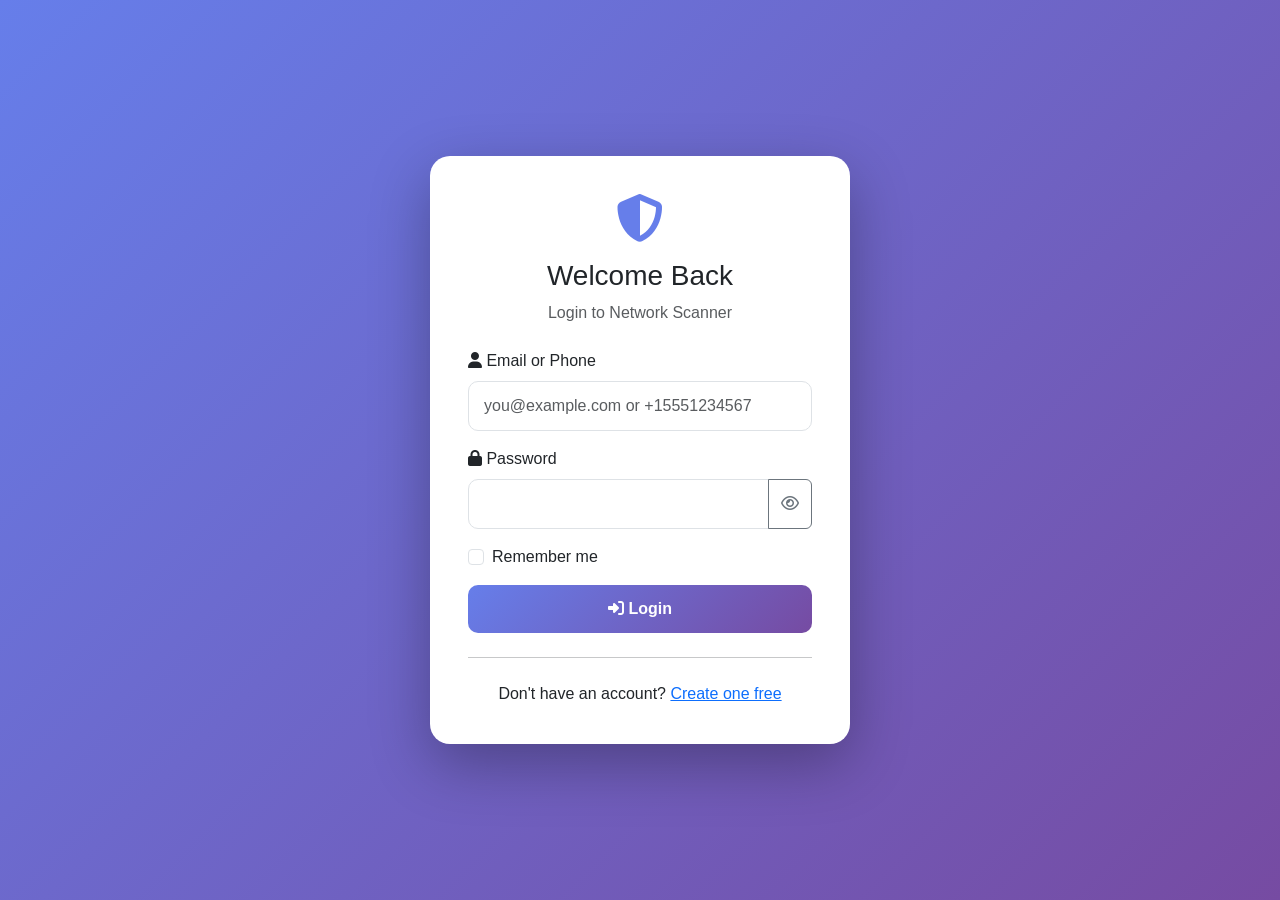
<file: templates/login.html>
<!DOCTYPE html>
<html lang="en">
<head>
<meta charset="UTF-8"><meta name="viewport" content="width=device-width, initial-scale=1.0">
<title>Login - Network Scanner</title>
<meta name="description" content="Login to your Network Scanner account to run free online port scans and network security assessments.">
<link rel="canonical" href="https://YOUR-DOMAIN.vercel.app/login">
<link href="https://cdn.jsdelivr.net/npm/bootstrap@5.3.0/dist/css/bootstrap.min.css" rel="stylesheet">
<link href="https://cdnjs.cloudflare.com/ajax/libs/font-awesome/6.4.0/css/all.min.css" rel="stylesheet">
<style>
body{background:linear-gradient(135deg,#667eea,#764ba2);min-height:100vh;font-family:'Segoe UI',sans-serif;display:flex;align-items:center}
.login-card{max-width:420px;width:100%;margin:20px auto;background:#fff;border-radius:20px;padding:38px;box-shadow:0 20px 60px rgba(0,0,0,.3)}
.form-control{border-radius:10px;padding:12px 15px}
.form-control:focus{border-color:#667eea;box-shadow:0 0 0 .2rem rgba(102,126,234,.25)}
.btn-login{background:linear-gradient(135deg,#667eea,#764ba2);border:none;border-radius:10px;padding:12px;font-weight:600;color:#fff;width:100%}
.btn-login:hover{color:#fff;opacity:.95}
#msg{display:none}
</style>
</head>
<body>
<div class="container">
  <div class="login-card">
    <div class="text-center mb-4">
      <i class="fas fa-shield-alt fa-3x" style="color:#667eea"></i>
      <h3 class="mt-3">Welcome Back</h3>
      <p class="text-muted">Login to Network Scanner</p>
    </div>
    <div class="alert alert-danger" id="msg"></div>
    <form id="loginForm">
      <div class="mb-3">
        <label class="form-label"><i class="fas fa-user"></i> Email or Phone</label>
        <input type="text" class="form-control" id="identifier" placeholder="you@example.com or +15551234567" required autocomplete="username">
      </div>
      <div class="mb-3">
        <label class="form-label"><i class="fas fa-lock"></i> Password</label>
        <div class="input-group">
          <input type="password" class="form-control" id="password" required autocomplete="current-password">
          <button type="button" class="btn btn-outline-secondary" id="t1"><i class="far fa-eye" id="i1"></i></button>
        </div>
      </div>
      <div class="form-check mb-3">
        <input type="checkbox" class="form-check-input" id="remember">
        <label class="form-check-label">Remember me</label>
      </div>
      <button type="submit" class="btn-login" id="submitBtn"><i class="fas fa-sign-in-alt"></i> Login</button>
    </form>
    <hr class="my-4">
    <p class="text-center mb-0">Don't have an account? <a href="/register">Create one free</a></p>
  </div>
</div>
<script>
  const $=id=>document.getElementById(id);
  $('t1').onclick=()=>{const i=$('password'),ic=$('i1');if(i.type==='password'){i.type='text';ic.className='far fa-eye-slash';}else{i.type='password';ic.className='far fa-eye';}};
  $('loginForm').addEventListener('submit',async e=>{
    e.preventDefault(); $('msg').style.display='none';
    const btn=$('submitBtn'),orig=btn.innerHTML; btn.disabled=true; btn.innerHTML='<i class="fas fa-spinner fa-spin"></i> Logging in...';
    try{
      const r=await fetch('/login',{method:'POST',headers:{'Content-Type':'application/json'},credentials:'same-origin',
        body:JSON.stringify({identifier:$('identifier').value.trim(),password:$('password').value})});
      const d=await r.json();
      if(d.success) window.location.href=d.redirect||'/dashboard';
      else{ $('msg').textContent=d.error||'Login failed'; $('msg').style.display='block'; }
    }catch(err){ $('msg').textContent='Network error'; $('msg').style.display='block'; }
    finally{ btn.disabled=false; btn.innerHTML=orig; }
  });
</script>
</body>
</html>
</file>
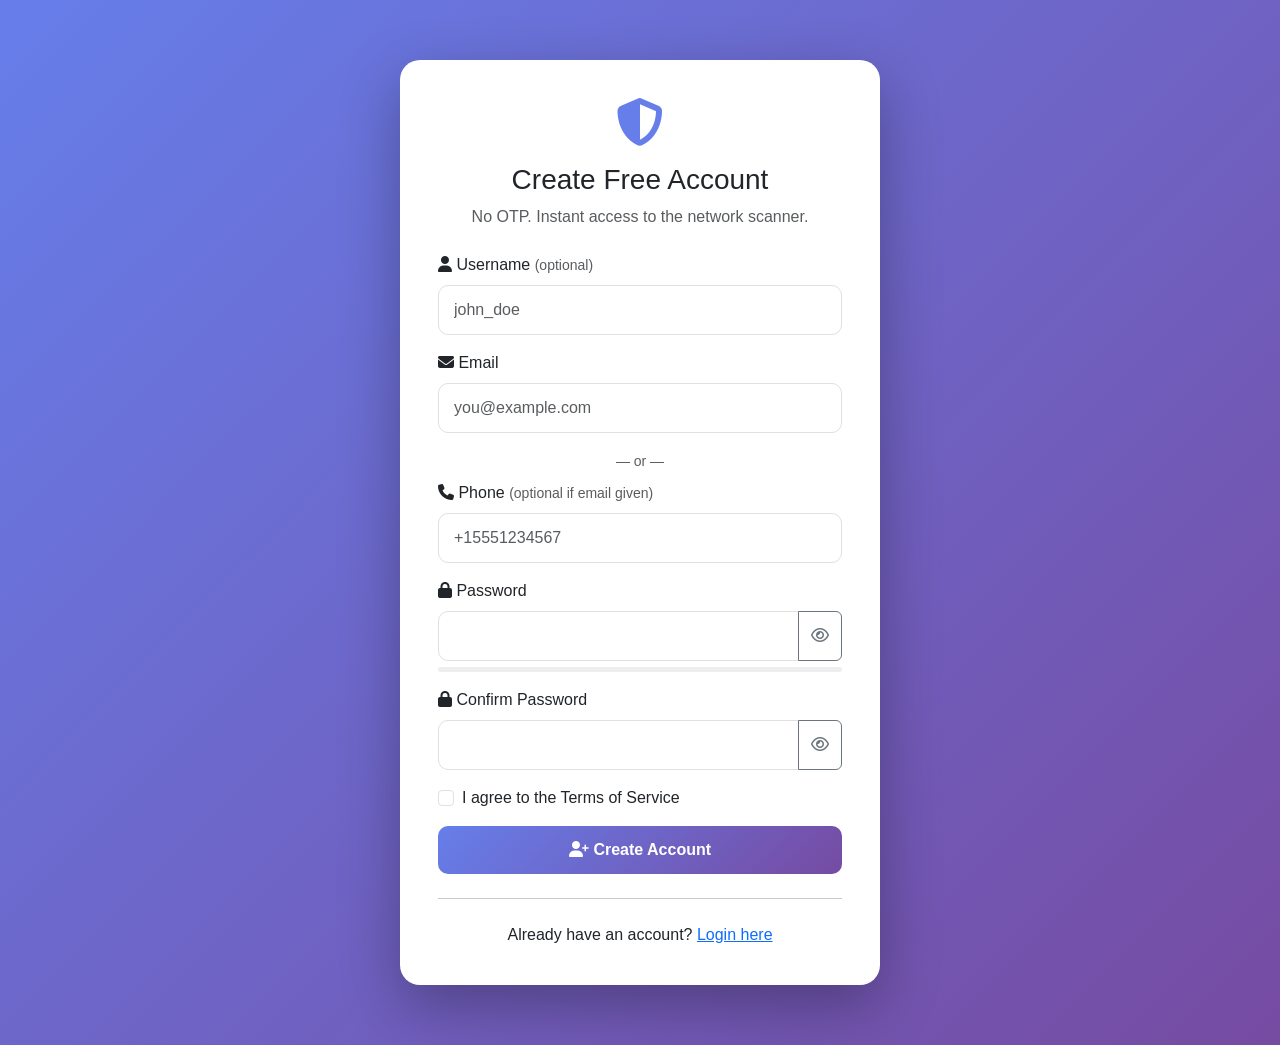
<file: templates/register.html>
<!DOCTYPE html>
<html lang="en">
<head>
<meta charset="UTF-8">
<meta name="viewport" content="width=device-width, initial-scale=1.0">
<title>Create Free Account - Network Scanner</title>
<meta name="description" content="Create a free account on the #1 online network scanner. Register with email or phone, no OTP required.">
<meta name="robots" content="index,follow">
<link rel="canonical" href="https://YOUR-DOMAIN.vercel.app/register">
<link href="https://cdn.jsdelivr.net/npm/bootstrap@5.3.0/dist/css/bootstrap.min.css" rel="stylesheet">
<link href="https://cdnjs.cloudflare.com/ajax/libs/font-awesome/6.4.0/css/all.min.css" rel="stylesheet">
<style>
body{background:linear-gradient(135deg,#667eea,#764ba2);min-height:100vh;font-family:'Segoe UI',sans-serif;padding:30px 0}
.reg-card{max-width:480px;margin:30px auto;background:#fff;border-radius:20px;padding:38px;box-shadow:0 20px 60px rgba(0,0,0,.3)}
.form-control{border-radius:10px;padding:12px 15px;border:1px solid #e0e0e0}
.form-control:focus{border-color:#667eea;box-shadow:0 0 0 .2rem rgba(102,126,234,.25)}
.btn-reg{background:linear-gradient(135deg,#667eea,#764ba2);border:none;border-radius:10px;padding:12px;font-weight:600;color:#fff;width:100%}
.btn-reg:hover{opacity:.95;color:#fff}
.strength{height:5px;border-radius:3px;margin-top:6px;transition:.3s}
.s0{background:#eee}.s1{width:25%;background:#dc3545}.s2{width:50%;background:#ffc107}.s3{width:75%;background:#28a745}.s4{width:100%;background:#20c997}
.tab-pill{border:1px solid #e0e0e0;border-radius:30px;padding:8px 18px;cursor:pointer;font-size:14px;margin-right:8px;transition:.2s;user-select:none}
.tab-pill.active{background:#667eea;color:#fff;border-color:#667eea}
#msg{display:none}
</style>
</head>
<body>
<div class="container">
  <div class="reg-card">
    <div class="text-center mb-4">
      <i class="fas fa-shield-alt fa-3x" style="color:#667eea"></i>
      <h3 class="mt-3">Create Free Account</h3>
      <p class="text-muted mb-0">No OTP. Instant access to the network scanner.</p>
    </div>

    <div class="alert alert-danger" id="msg"></div>

    <form id="regForm" novalidate>
      <div class="mb-3">
        <label class="form-label"><i class="fas fa-user"></i> Username <small class="text-muted">(optional)</small></label>
        <input type="text" class="form-control" id="username" placeholder="john_doe" autocomplete="username">
      </div>

      <div class="mb-3">
        <label class="form-label"><i class="fas fa-envelope"></i> Email</label>
        <input type="email" class="form-control" id="email" placeholder="you@example.com" autocomplete="email">
      </div>

      <div class="text-center my-2"><small class="text-muted">— or —</small></div>

      <div class="mb-3">
        <label class="form-label"><i class="fas fa-phone"></i> Phone <small class="text-muted">(optional if email given)</small></label>
        <input type="tel" class="form-control" id="phone" placeholder="+15551234567" autocomplete="tel">
      </div>

      <div class="mb-3">
        <label class="form-label"><i class="fas fa-lock"></i> Password</label>
        <div class="input-group">
          <input type="password" class="form-control" id="password" required autocomplete="new-password">
          <button type="button" class="btn btn-outline-secondary" id="t1"><i class="far fa-eye" id="i1"></i></button>
        </div>
        <div class="strength s0" id="strength"></div>
      </div>

      <div class="mb-3">
        <label class="form-label"><i class="fas fa-lock"></i> Confirm Password</label>
        <div class="input-group">
          <input type="password" class="form-control" id="confirm_password" required autocomplete="new-password">
          <button type="button" class="btn btn-outline-secondary" id="t2"><i class="far fa-eye" id="i2"></i></button>
        </div>
      </div>

      <div class="form-check mb-3">
        <input type="checkbox" class="form-check-input" id="terms" required>
        <label class="form-check-label" for="terms">I agree to the Terms of Service</label>
      </div>

      <button type="submit" class="btn btn-reg" id="submitBtn">
        <i class="fas fa-user-plus"></i> Create Account
      </button>
    </form>

    <hr class="my-4">
    <p class="text-center mb-0">Already have an account? <a href="/login">Login here</a></p>
  </div>
</div>

<script>
  const $ = id => document.getElementById(id);
  function toggle(a,b,c){$(a).onclick=()=>{const i=$(b),ic=$(c);if(i.type==='password'){i.type='text';ic.className='far fa-eye-slash';}else{i.type='password';ic.className='far fa-eye';}};}
  toggle('t1','password','i1'); toggle('t2','confirm_password','i2');

  $('password').addEventListener('input', e => {
    const p = e.target.value; let s=0;
    if(p.length>=8)s++;
    if(/[A-Z]/.test(p))s++;
    if(/[a-z]/.test(p))s++;
    if(/\d/.test(p))s++;
    if(/[^A-Za-z0-9]/.test(p))s++;
    $('strength').className = 'strength s'+s;
  });

  function showErr(msg){ const m=$('msg'); m.textContent=msg; m.style.display='block'; window.scrollTo({top:0,behavior:'smooth'}); }

  $('regForm').addEventListener('submit', async e => {
    e.preventDefault();
    $('msg').style.display='none';
    const email = $('email').value.trim();
    const phone = $('phone').value.trim();
    if (!email && !phone) return showErr('Please provide an email or a phone number.');
    if (!$('terms').checked) return showErr('Please accept the Terms of Service.');
    if ($('password').value !== $('confirm_password').value) return showErr('Passwords do not match.');

    const btn = $('submitBtn'); const orig = btn.innerHTML;
    btn.disabled = true; btn.innerHTML = '<i class="fas fa-spinner fa-spin"></i> Creating...';

    try {
      const r = await fetch('/register', {
        method:'POST', headers:{'Content-Type':'application/json'},
        credentials:'same-origin',
        body: JSON.stringify({
          username: $('username').value.trim(),
          email, phone,
          password: $('password').value,
          confirm_password: $('confirm_password').value
        })
      });
      const d = await r.json();
      if (d.success) { window.location.href = d.redirect || '/dashboard'; }
      else showErr(d.error || 'Registration failed');
    } catch(err){ showErr('Network error. Try again.'); }
    finally { btn.disabled=false; btn.innerHTML=orig; }
  });
</script>
</body>
</html>
</file>
